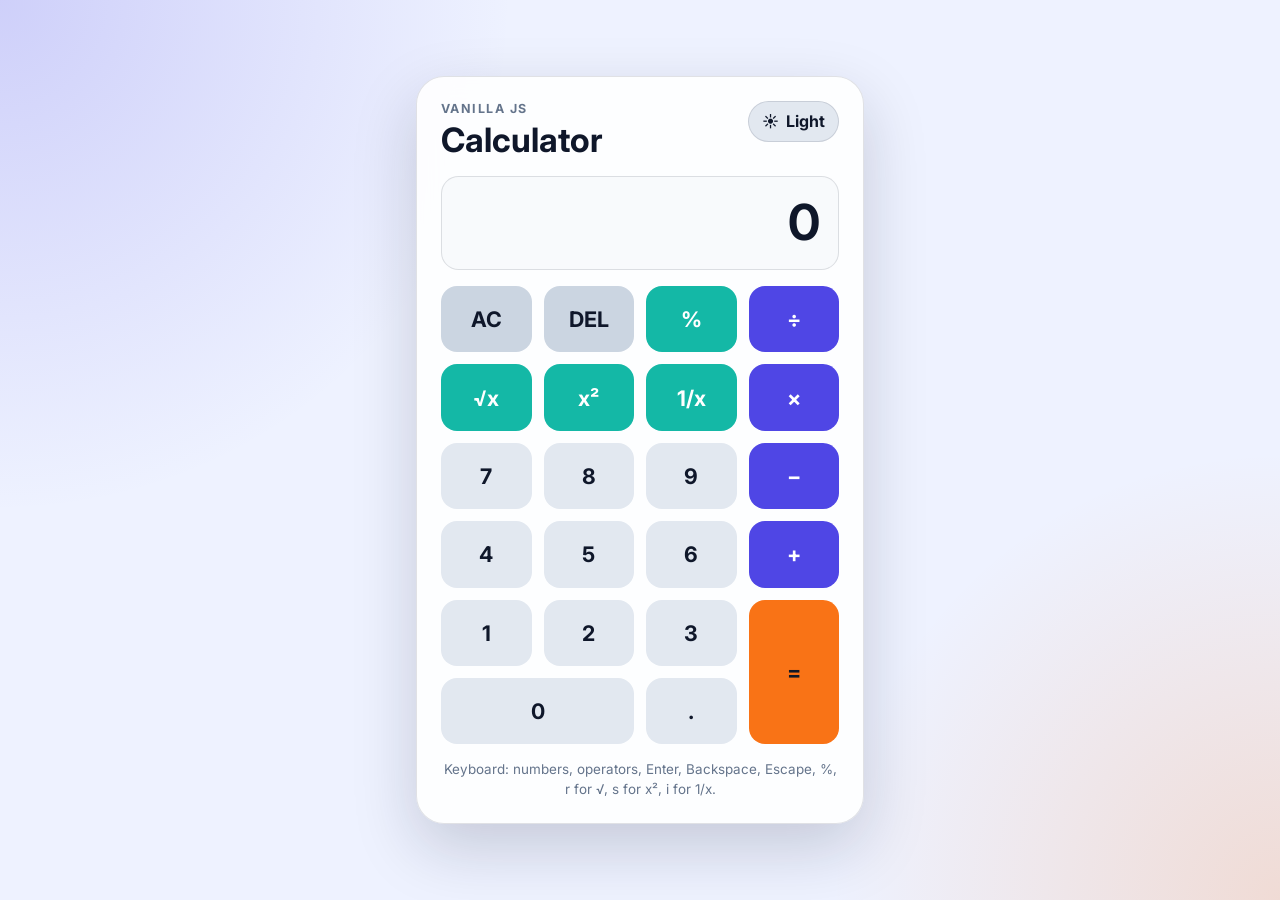
<file: index.html>
<!DOCTYPE html>
<html lang="en" data-theme="dark">
<head>
  <meta charset="UTF-8" />
  <meta name="viewport" content="width=device-width, initial-scale=1.0" />
  <title>Responsive Calculator</title>
  <link rel="preconnect" href="https://fonts.googleapis.com" />
  <link rel="preconnect" href="https://fonts.gstatic.com" crossorigin />
  <link href="https://fonts.googleapis.com/css2?family=Inter:wght@400;600;700&display=swap" rel="stylesheet" />
  <link rel="stylesheet" href="styles.css" />
</head>
<body>
  <main class="app" aria-labelledby="calculator-title">
    <section class="calculator" aria-label="Calculator">
      <header class="calculator__header">
        <div>
          <p class="eyebrow">Vanilla JS</p>
          <h1 id="calculator-title">Calculator</h1>
        </div>
        <button class="theme-toggle" id="theme-toggle" type="button" aria-label="Switch to light mode" aria-pressed="true">
          <span class="theme-toggle__icon" aria-hidden="true">☾</span>
          <span class="theme-toggle__text">Dark</span>
        </button>
      </header>

      <output class="display" id="display" aria-live="polite" aria-label="Calculator display">0</output>

      <div class="keypad" role="group" aria-label="Calculator keys">
        <button class="key key--action" type="button" data-action="clear" aria-label="Clear calculator">AC</button>
        <button class="key key--action" type="button" data-action="delete" aria-label="Delete last character">DEL</button>
        <button class="key key--advanced" type="button" data-advanced="percent" aria-label="Percentage">%</button>
        <button class="key key--operator" type="button" data-value="/" aria-label="Divide">÷</button>

        <button class="key key--advanced" type="button" data-advanced="sqrt" aria-label="Square root">√x</button>
        <button class="key key--advanced" type="button" data-advanced="square" aria-label="Square">x²</button>
        <button class="key key--advanced" type="button" data-advanced="reciprocal" aria-label="Reciprocal">1/x</button>
        <button class="key key--operator" type="button" data-value="*" aria-label="Multiply">×</button>

        <button class="key" type="button" data-value="7" aria-label="Seven">7</button>
        <button class="key" type="button" data-value="8" aria-label="Eight">8</button>
        <button class="key" type="button" data-value="9" aria-label="Nine">9</button>
        <button class="key key--operator" type="button" data-value="-" aria-label="Subtract">−</button>

        <button class="key" type="button" data-value="4" aria-label="Four">4</button>
        <button class="key" type="button" data-value="5" aria-label="Five">5</button>
        <button class="key" type="button" data-value="6" aria-label="Six">6</button>
        <button class="key key--operator" type="button" data-value="+" aria-label="Add">+</button>

        <button class="key" type="button" data-value="1" aria-label="One">1</button>
        <button class="key" type="button" data-value="2" aria-label="Two">2</button>
        <button class="key" type="button" data-value="3" aria-label="Three">3</button>
        <button class="key key--equals" type="button" data-action="equals" aria-label="Equals">=</button>

        <button class="key key--zero" type="button" data-value="0" aria-label="Zero">0</button>
        <button class="key" type="button" data-value="." aria-label="Decimal point">.</button>
      </div>

      <p class="hint">Keyboard: numbers, operators, Enter, Backspace, Escape, %, r for √, s for x², i for 1/x.</p>
    </section>
  </main>

  <script src="script.js"></script>
</body>
</html>
</file>
<file: styles.css>
:root {
  color-scheme: dark;
  --bg: #101322;
  --bg-glow-1: rgba(99, 102, 241, 0.35);
  --bg-glow-2: rgba(249, 115, 22, 0.22);
  --panel: rgba(27, 33, 54, 0.9);
  --panel-border: rgba(255, 255, 255, 0.12);
  --display: #090b12;
  --text: #f8fafc;
  --muted: #9ca3af;
  --key: #273044;
  --key-hover: #33405c;
  --operator: #4f46e5;
  --operator-hover: #6366f1;
  --advanced: #0f766e;
  --advanced-hover: #0d9488;
  --action: #475569;
  --action-hover: #64748b;
  --equals: #f97316;
  --equals-hover: #fb923c;
  --focus: #facc15;
  --shadow: rgba(0, 0, 0, 0.38);
  font-family: Inter, system-ui, -apple-system, BlinkMacSystemFont, "Segoe UI", sans-serif;
}

html[data-theme="light"] {
  color-scheme: light;
  --bg: #eef2ff;
  --bg-glow-1: rgba(79, 70, 229, 0.2);
  --bg-glow-2: rgba(249, 115, 22, 0.18);
  --panel: rgba(255, 255, 255, 0.88);
  --panel-border: rgba(15, 23, 42, 0.12);
  --display: #f8fafc;
  --text: #0f172a;
  --muted: #64748b;
  --key: #e2e8f0;
  --key-hover: #cbd5e1;
  --operator: #4f46e5;
  --operator-hover: #4338ca;
  --advanced: #14b8a6;
  --advanced-hover: #0d9488;
  --action: #cbd5e1;
  --action-hover: #94a3b8;
  --equals: #f97316;
  --equals-hover: #ea580c;
  --focus: #7c3aed;
  --shadow: rgba(15, 23, 42, 0.18);
}

* { box-sizing: border-box; }

body {
  margin: 0;
  min-height: 100vh;
  background:
    radial-gradient(circle at top left, var(--bg-glow-1), transparent 32rem),
    radial-gradient(circle at bottom right, var(--bg-glow-2), transparent 28rem),
    var(--bg);
  color: var(--text);
  transition: background-color 220ms ease, color 220ms ease;
}

.app {
  min-height: 100vh;
  display: grid;
  place-items: center;
  padding: clamp(1rem, 4vw, 2.5rem);
}

.calculator {
  width: min(100%, 28rem);
  padding: clamp(1rem, 4vw, 1.5rem);
  border: 1px solid var(--panel-border);
  border-radius: 1.75rem;
  background: var(--panel);
  box-shadow: 0 1.5rem 4rem var(--shadow);
  backdrop-filter: blur(1rem);
  transition: background-color 220ms ease, border-color 220ms ease, box-shadow 220ms ease;
}

.calculator__header {
  display: flex;
  align-items: flex-start;
  justify-content: space-between;
  gap: 1rem;
  margin-bottom: 1rem;
}

.eyebrow {
  margin: 0 0 0.2rem;
  color: var(--muted);
  font-size: 0.78rem;
  font-weight: 700;
  letter-spacing: 0.12em;
  text-transform: uppercase;
}

h1 {
  margin: 0;
  font-size: clamp(1.5rem, 7vw, 2.1rem);
}

.theme-toggle {
  display: inline-flex;
  align-items: center;
  gap: 0.45rem;
  min-height: 2.6rem;
  padding: 0.5rem 0.8rem;
  border: 1px solid var(--panel-border);
  border-radius: 999px;
  background: var(--key);
  color: var(--text);
  font: inherit;
  font-weight: 700;
  cursor: pointer;
  transition: background-color 160ms ease, transform 160ms ease, border-color 160ms ease;
}

.theme-toggle:hover { background: var(--key-hover); }
.theme-toggle:active { transform: translateY(1px); }
.theme-toggle:focus-visible,
.key:focus-visible {
  outline: 3px solid var(--focus);
  outline-offset: 3px;
}

.display {
  display: block;
  width: 100%;
  min-height: 5.6rem;
  margin-bottom: 1rem;
  padding: 1.1rem;
  border: 1px solid var(--panel-border);
  border-radius: 1.1rem;
  background: var(--display);
  color: var(--text);
  font-size: clamp(1.8rem, 8vw, 3.1rem);
  font-weight: 700;
  line-height: 1.15;
  text-align: right;
  overflow-wrap: anywhere;
  transition: background-color 220ms ease, color 220ms ease, border-color 220ms ease;
}

.keypad {
  display: grid;
  grid-template-columns: repeat(4, 1fr);
  gap: 0.75rem;
}

.key {
  min-height: clamp(3.1rem, 11vw, 4.15rem);
  border: 0;
  border-radius: 1rem;
  background: var(--key);
  color: var(--text);
  font: inherit;
  font-size: clamp(1rem, 4.6vw, 1.34rem);
  font-weight: 700;
  cursor: pointer;
  touch-action: manipulation;
  transition: transform 120ms ease, background-color 160ms ease, color 160ms ease, box-shadow 120ms ease;
}

.key:hover { background: var(--key-hover); }
.key:active { transform: translateY(1px) scale(0.98); }
.key--operator { background: var(--operator); color: #fff; }
.key--operator:hover { background: var(--operator-hover); }
.key--advanced { background: var(--advanced); color: #fff; }
.key--advanced:hover { background: var(--advanced-hover); }
.key--action { background: var(--action); }
.key--action:hover { background: var(--action-hover); }
.key--equals {
  grid-row: span 2;
  background: var(--equals);
  color: #111827;
}
.key--equals:hover { background: var(--equals-hover); }
.key--zero { grid-column: span 2; }

.hint {
  margin: 1rem 0 0;
  color: var(--muted);
  font-size: 0.84rem;
  line-height: 1.45;
  text-align: center;
}

@media (max-width: 390px) {
  .calculator__header { align-items: stretch; flex-direction: column; }
  .theme-toggle { justify-content: center; }
  .keypad { gap: 0.55rem; }
  .calculator { border-radius: 1.25rem; }
  .key { border-radius: 0.8rem; }
}
</file>
